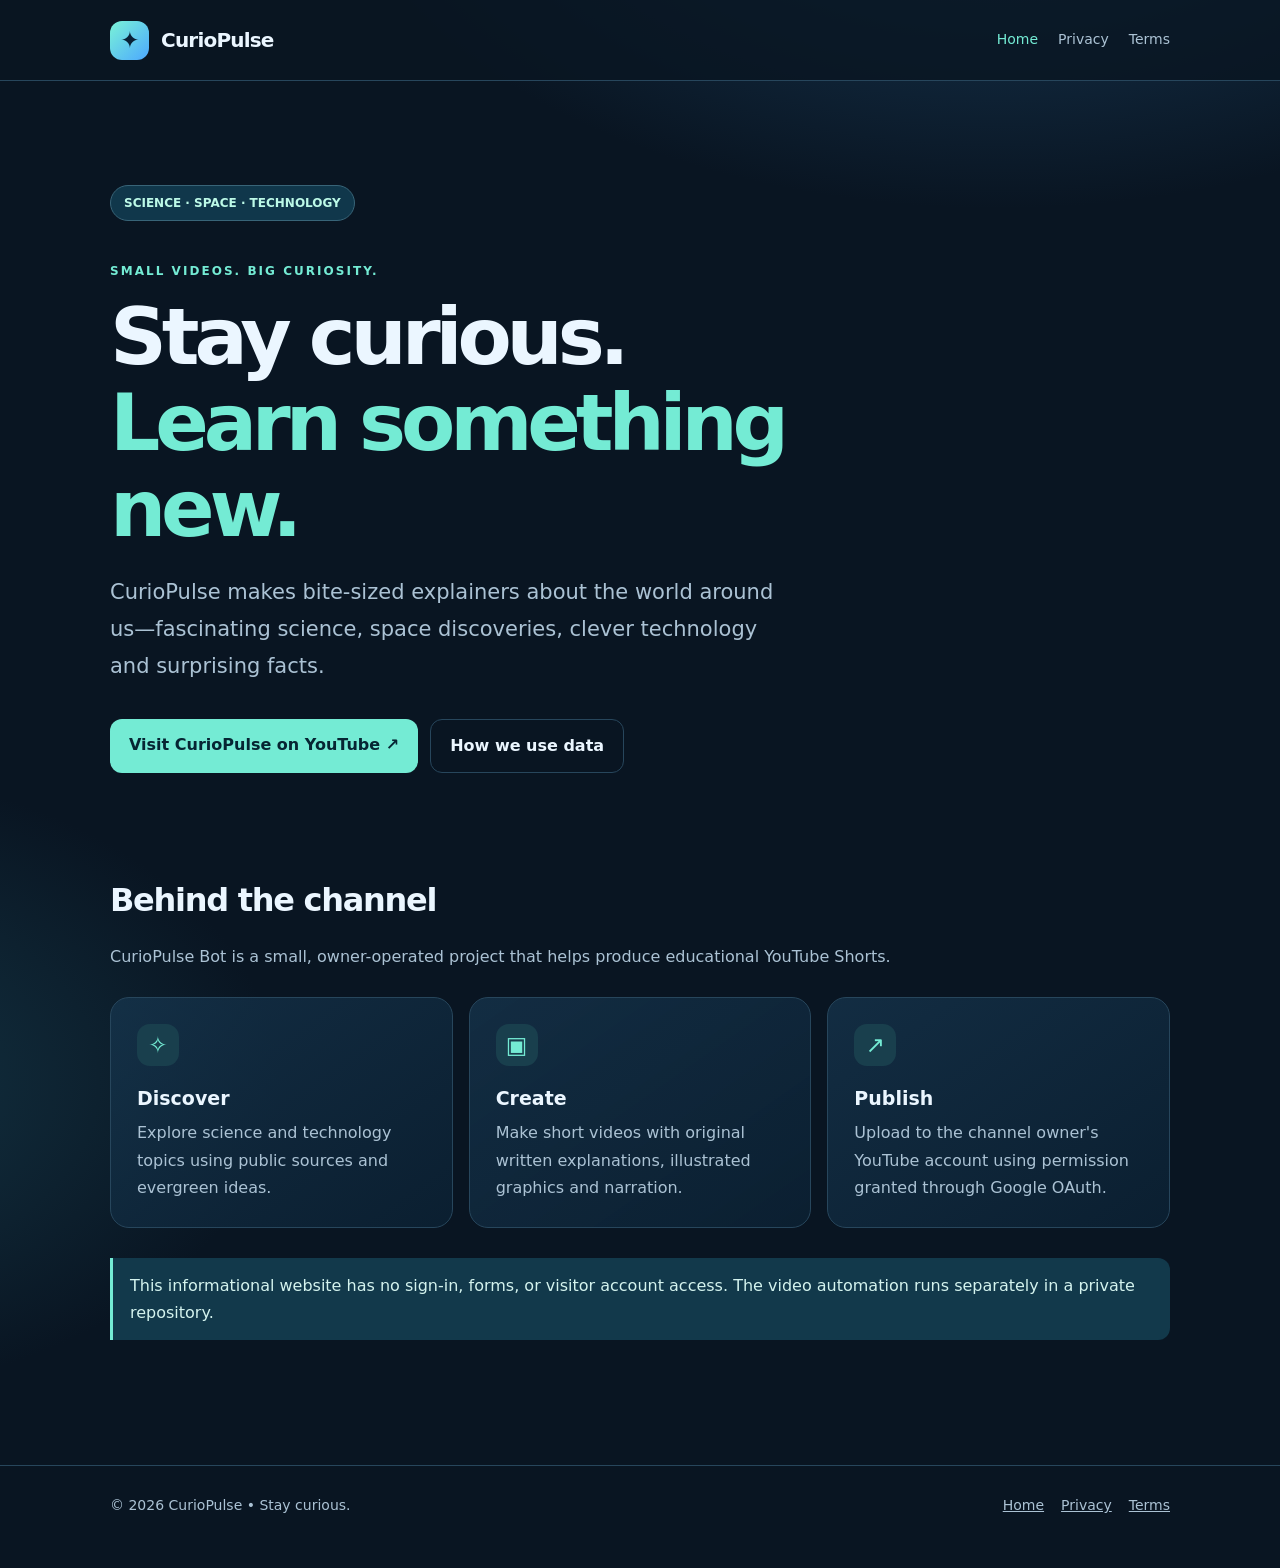
<file: index.html>
<!doctype html>
<html lang="en">
<head>
<meta charset="utf-8">
<meta name="viewport" content="width=device-width, initial-scale=1">
<meta name="description" content="CurioPulse: short science, space and technology videos made with creative automation.">
<title>Stay curious — CurioPulse</title>
<link rel="stylesheet" href="styles.css">
</head>
<body>
<header class="top"><div class="wrap nav"><a class="brand" href="index.html"><span class="mark">✦</span> CurioPulse</a><nav aria-label="Main"><a aria-current="page" href="index.html">Home</a><a  href="privacy.html">Privacy</a><a  href="terms.html">Terms</a></nav></div></header>

<main>
<section class="hero wrap">
<div class="tag">SCIENCE · SPACE · TECHNOLOGY</div>
<p class="eyebrow">Small videos. Big curiosity.</p>
<h1>Stay curious.<br><span>Learn something new.</span></h1>
<p class="lead">CurioPulse makes bite-sized explainers about the world around us—fascinating science, space discoveries, clever technology and surprising facts.</p>
<div class="buttons"><a class="btn" href="https://www.youtube.com/@CurioPulse-n3m">Visit CurioPulse on YouTube ↗</a><a class="btn ghost" href="privacy.html">How we use data</a></div>
</section>
<section class="wrap section">
<h2>Behind the channel</h2><p class="muted">CurioPulse Bot is a small, owner-operated project that helps produce educational YouTube Shorts.</p>
<div class="cards">
<article class="card"><div class="glyph">✧</div><h3>Discover</h3><p>Explore science and technology topics using public sources and evergreen ideas.</p></article>
<article class="card"><div class="glyph">▣</div><h3>Create</h3><p>Make short videos with original written explanations, illustrated graphics and narration.</p></article>
<article class="card"><div class="glyph">↗</div><h3>Publish</h3><p>Upload to the channel owner's YouTube account using permission granted through Google OAuth.</p></article>
</div>
<div class="notice">This informational website has no sign-in, forms, or visitor account access. The video automation runs separately in a private repository.</div>
</section>
</main>
<footer><div class="wrap foot"><span>© 2026 CurioPulse • Stay curious.</span><span><a href="index.html">Home</a><a href="privacy.html">Privacy</a><a href="terms.html">Terms</a></span></div></footer>
</body>
</html>
</file>
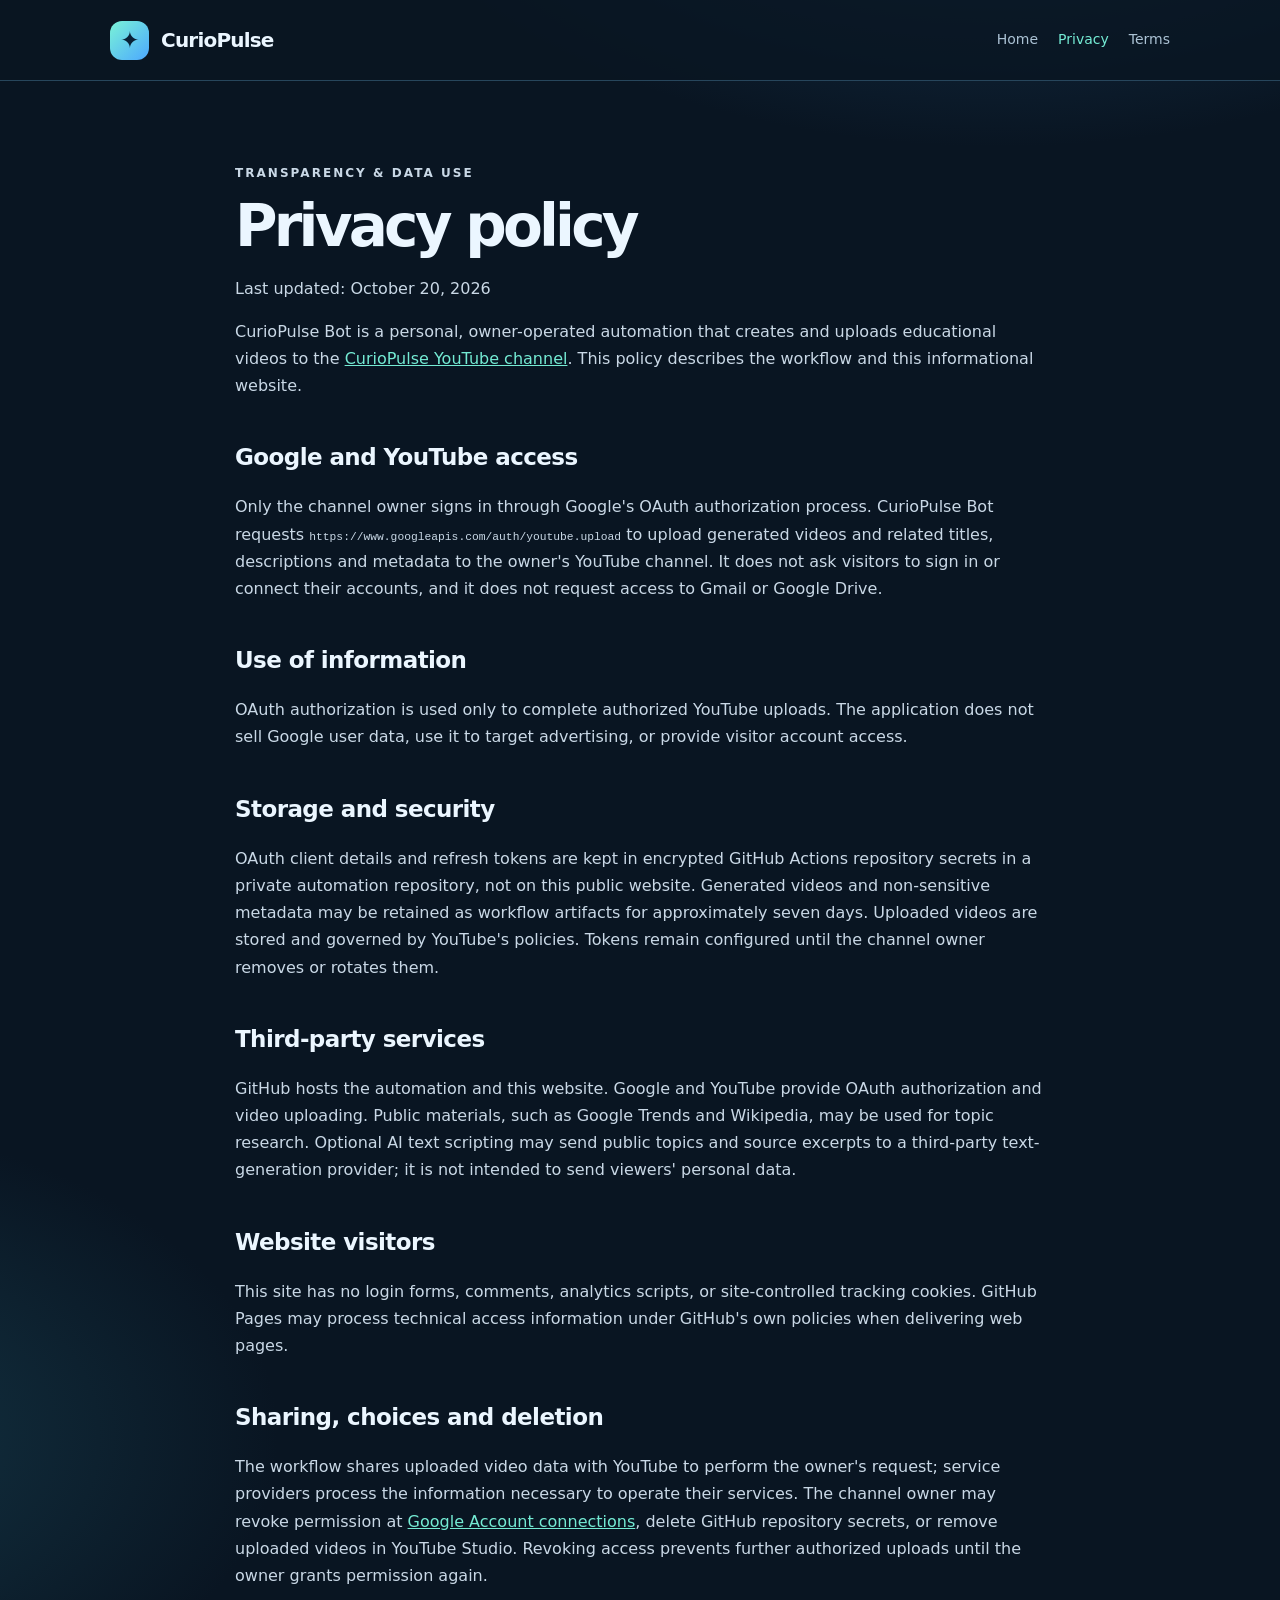
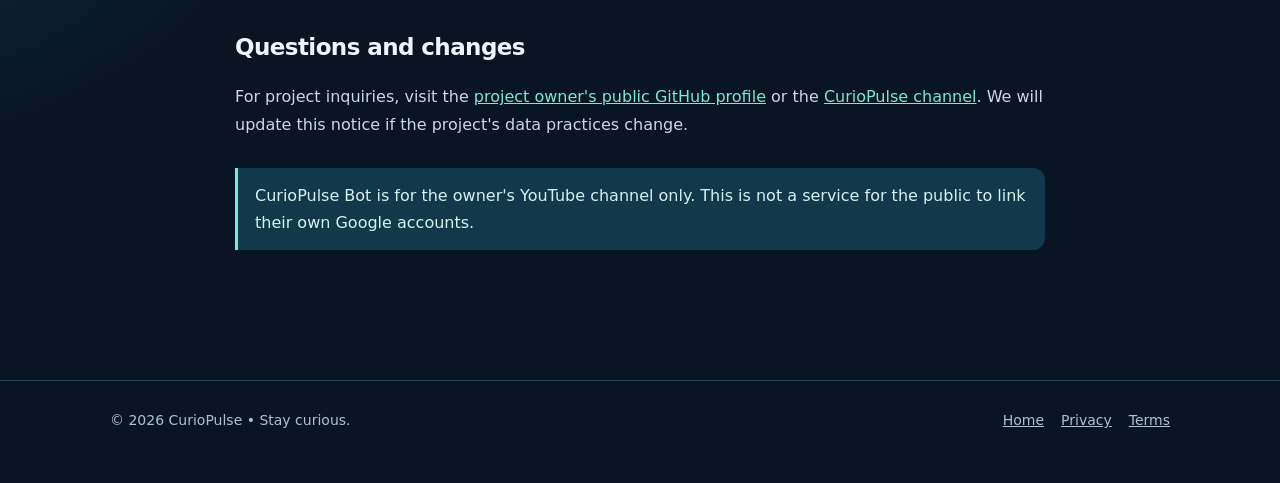
<file: privacy.html>
<!doctype html>
<html lang="en">
<head>
<meta charset="utf-8">
<meta name="viewport" content="width=device-width, initial-scale=1">
<meta name="description" content="How CurioPulse Bot uses Google and YouTube permissions and handles information.">
<title>Privacy policy — CurioPulse</title>
<link rel="stylesheet" href="styles.css">
</head>
<body>
<header class="top"><div class="wrap nav"><a class="brand" href="index.html"><span class="mark">✦</span> CurioPulse</a><nav aria-label="Main"><a  href="index.html">Home</a><a aria-current="page" href="privacy.html">Privacy</a><a  href="terms.html">Terms</a></nav></div></header>

<main class="wrap prose">
<p class="eyebrow">TRANSPARENCY &amp; DATA USE</p><h1>Privacy policy</h1><p class="muted">Last updated: October 20, 2026</p>
<p>CurioPulse Bot is a personal, owner-operated automation that creates and uploads educational videos to the <a href="https://www.youtube.com/@CurioPulse-n3m">CurioPulse YouTube channel</a>. This policy describes the workflow and this informational website.</p>
<h2>Google and YouTube access</h2><p>Only the channel owner signs in through Google's OAuth authorization process. CurioPulse Bot requests <code>https://www.googleapis.com/auth/youtube.upload</code> to upload generated videos and related titles, descriptions and metadata to the owner's YouTube channel. It does not ask visitors to sign in or connect their accounts, and it does not request access to Gmail or Google Drive.</p>
<h2>Use of information</h2><p>OAuth authorization is used only to complete authorized YouTube uploads. The application does not sell Google user data, use it to target advertising, or provide visitor account access.</p>
<h2>Storage and security</h2><p>OAuth client details and refresh tokens are kept in encrypted GitHub Actions repository secrets in a private automation repository, not on this public website. Generated videos and non-sensitive metadata may be retained as workflow artifacts for approximately seven days. Uploaded videos are stored and governed by YouTube's policies. Tokens remain configured until the channel owner removes or rotates them.</p>
<h2>Third-party services</h2><p>GitHub hosts the automation and this website. Google and YouTube provide OAuth authorization and video uploading. Public materials, such as Google Trends and Wikipedia, may be used for topic research. Optional AI text scripting may send public topics and source excerpts to a third-party text-generation provider; it is not intended to send viewers' personal data.</p>
<h2>Website visitors</h2><p>This site has no login forms, comments, analytics scripts, or site-controlled tracking cookies. GitHub Pages may process technical access information under GitHub's own policies when delivering web pages.</p>
<h2>Sharing, choices and deletion</h2><p>The workflow shares uploaded video data with YouTube to perform the owner's request; service providers process the information necessary to operate their services. The channel owner may revoke permission at <a href="https://myaccount.google.com/permissions">Google Account connections</a>, delete GitHub repository secrets, or remove uploaded videos in YouTube Studio. Revoking access prevents further authorized uploads until the owner grants permission again.</p>
<h2>Questions and changes</h2><p>For project inquiries, visit the <a href="https://github.com/scarlettelena2">project owner's public GitHub profile</a> or the <a href="https://www.youtube.com/@CurioPulse-n3m">CurioPulse channel</a>. We will update this notice if the project's data practices change.</p>
<div class="notice">CurioPulse Bot is for the owner's YouTube channel only. This is not a service for the public to link their own Google accounts.</div>
</main>
<footer><div class="wrap foot"><span>© 2026 CurioPulse • Stay curious.</span><span><a href="index.html">Home</a><a href="privacy.html">Privacy</a><a href="terms.html">Terms</a></span></div></footer>
</body>
</html>
</file>
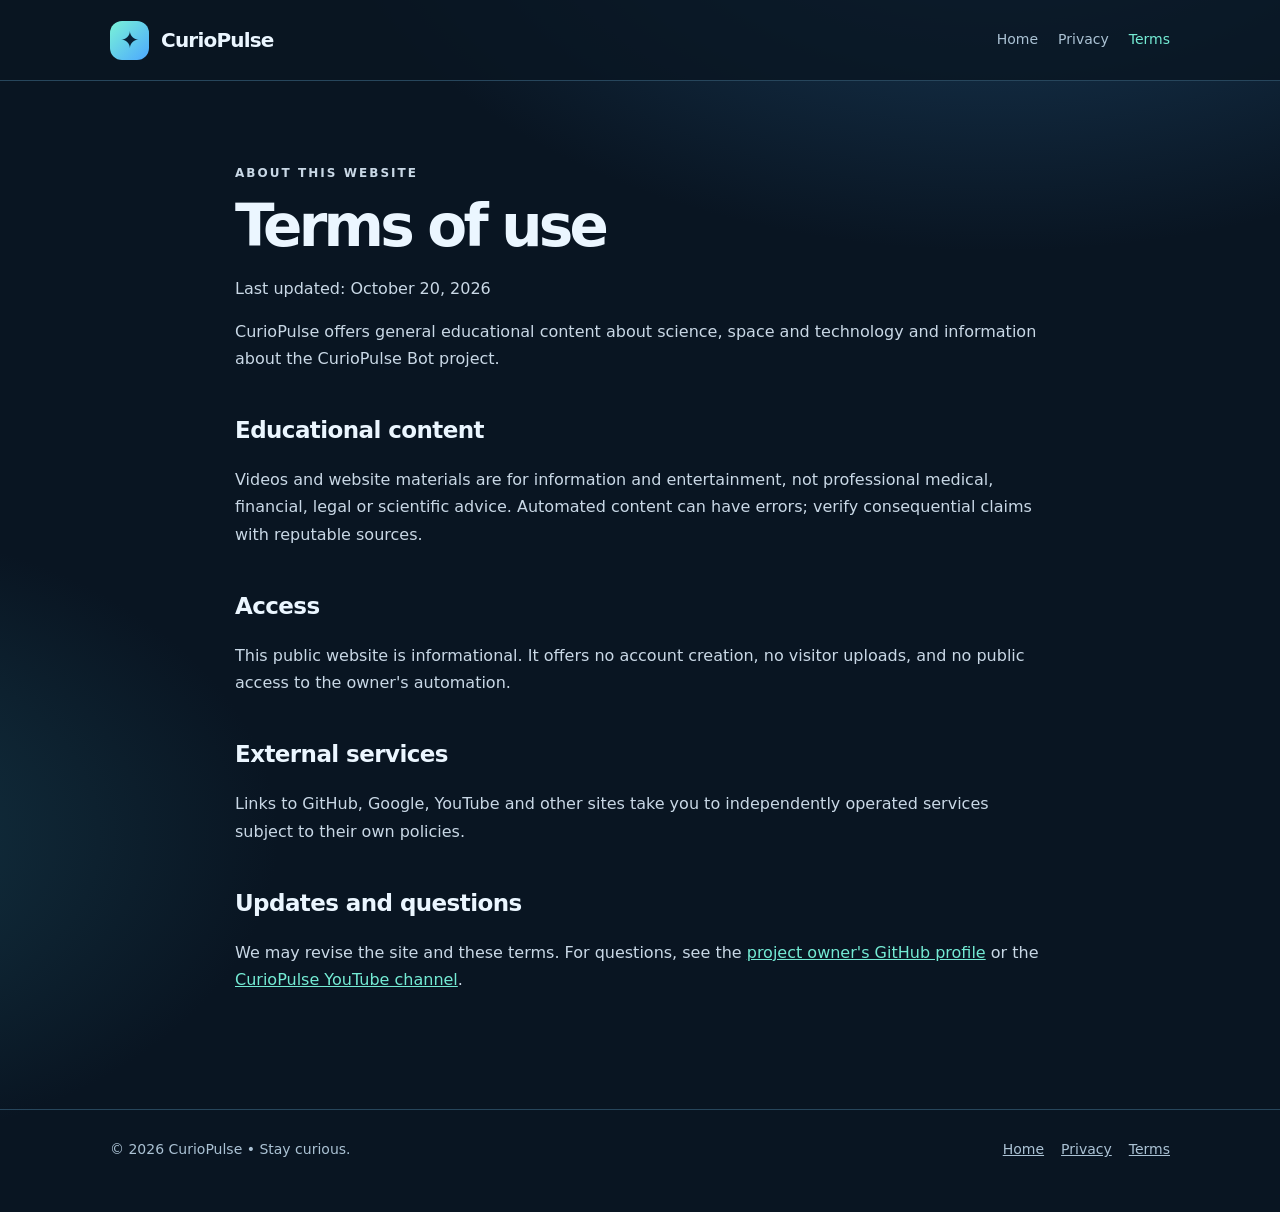
<file: terms.html>
<!doctype html>
<html lang="en">
<head>
<meta charset="utf-8">
<meta name="viewport" content="width=device-width, initial-scale=1">
<meta name="description" content="Terms for the CurioPulse public informational website.">
<title>Terms of use — CurioPulse</title>
<link rel="stylesheet" href="styles.css">
</head>
<body>
<header class="top"><div class="wrap nav"><a class="brand" href="index.html"><span class="mark">✦</span> CurioPulse</a><nav aria-label="Main"><a  href="index.html">Home</a><a  href="privacy.html">Privacy</a><a aria-current="page" href="terms.html">Terms</a></nav></div></header>

<main class="wrap prose">
<p class="eyebrow">ABOUT THIS WEBSITE</p><h1>Terms of use</h1><p class="muted">Last updated: October 20, 2026</p>
<p>CurioPulse offers general educational content about science, space and technology and information about the CurioPulse Bot project.</p>
<h2>Educational content</h2><p>Videos and website materials are for information and entertainment, not professional medical, financial, legal or scientific advice. Automated content can have errors; verify consequential claims with reputable sources.</p>
<h2>Access</h2><p>This public website is informational. It offers no account creation, no visitor uploads, and no public access to the owner's automation.</p>
<h2>External services</h2><p>Links to GitHub, Google, YouTube and other sites take you to independently operated services subject to their own policies.</p>
<h2>Updates and questions</h2><p>We may revise the site and these terms. For questions, see the <a href="https://github.com/scarlettelena2">project owner's GitHub profile</a> or the <a href="https://www.youtube.com/@CurioPulse-n3m">CurioPulse YouTube channel</a>.</p>
</main>
<footer><div class="wrap foot"><span>© 2026 CurioPulse • Stay curious.</span><span><a href="index.html">Home</a><a href="privacy.html">Privacy</a><a href="terms.html">Terms</a></span></div></footer>
</body>
</html>
</file>
<file: styles.css>
:root{color-scheme:dark;--ink:#ebf6ff;--muted:#abc2d4;--line:#27465c;--teal:#74ebd4;--bg:#091522;--panel:#112b40;--max:1060px}
*{box-sizing:border-box}
html{scroll-behavior:smooth}
body{margin:0;font-family:system-ui,-apple-system,"Segoe UI",Roboto,Arial,sans-serif;color:var(--ink);background:radial-gradient(68rem 40rem at 78% -12%,#1b4060 0%,transparent 62%),radial-gradient(50rem 32rem at -17% 69%,#143646 0%,transparent 62%),var(--bg);line-height:1.7}
a{color:var(--teal)}a:hover{color:white}a:focus-visible{outline:2px solid var(--teal);outline-offset:4px}
.wrap{width:min(calc(100% - 40px),var(--max));margin:auto}
.top{border-bottom:1px solid var(--line);background:#091522cf}
.nav{min-height:80px;display:flex;align-items:center;justify-content:space-between;gap:18px}
.brand{font-weight:800;font-size:20px;letter-spacing:-.04em;display:flex;align-items:center;gap:12px;color:var(--ink);text-decoration:none}
.mark{display:inline-grid;place-items:center;width:39px;height:39px;border-radius:12px;background:linear-gradient(135deg,#7af3d7,#4ca8ff);color:#092035;font-weight:900;font-size:23px}
nav{display:flex;gap:20px;flex-wrap:wrap}nav a{text-decoration:none;color:var(--muted);font-size:14px}nav a[aria-current=page],nav a:hover{color:var(--teal)}
.hero{padding:104px 0 100px}
.tag{display:inline-block;background:#10374b;border:1px solid #386478;border-radius:999px;color:#bcf9e7;padding:7px 13px;font-size:12px;font-weight:750;margin-bottom:28px}
.eyebrow{color:var(--teal);font-size:12px;font-weight:800;letter-spacing:.17em;text-transform:uppercase}
h1{font-size:clamp(42px,8vw,79px);line-height:1.09;letter-spacing:-.065em;margin:12px 0 22px;max-width:850px}
h1 span{color:var(--teal)}.lead{font-size:clamp(18px,2.2vw,21px);max-width:680px;color:var(--muted);line-height:1.75}
.buttons{display:flex;flex-wrap:wrap;gap:12px;margin-top:35px}
.btn{display:inline-block;padding:12px 19px;background:var(--teal);color:#062533;border-radius:12px;font-weight:800;text-decoration:none}
.btn:hover{background:#fff;color:#062533}.btn.ghost{background:transparent;color:var(--ink);border:1px solid var(--line)}.btn.ghost:hover{background:var(--panel)}
.section{padding:0 0 95px}.section h2{font-size:32px;letter-spacing:-.04em;margin:0 0 7px}.muted{color:var(--muted)}
.cards{display:grid;grid-template-columns:repeat(3,minmax(0,1fr));gap:16px;margin:27px 0}
.card{border:1px solid var(--line);border-radius:19px;background:linear-gradient(145deg,#173852ac,#0b2032e8);padding:26px}
.glyph{display:grid;place-items:center;width:42px;height:42px;background:#193f4d;color:var(--teal);border-radius:13px;font-size:23px}
.card h3{margin:16px 0 5px;font-size:19px}.card p{margin:0;color:var(--muted)}
.notice{padding:14px 17px;background:#12394b;border-left:3px solid var(--teal);border-radius:0 12px 12px 0;color:#d4f3ee;margin:30px 0}
.prose{max-width:810px;padding-top:70px;padding-bottom:100px}.prose h1{font-size:clamp(39px,6vw,58px);margin:6px 0 14px}.prose h2{font-size:23px;letter-spacing:-.025em;margin:39px 0 9px}
.prose p{color:#c9d8e6}.prose code{overflow-wrap:anywhere;font-size:.87em}
footer{border-top:1px solid var(--line);padding:28px 0 50px;color:var(--muted);font-size:14px}
.foot{display:flex;justify-content:space-between;flex-wrap:wrap;gap:12px}.foot a{margin-left:17px;color:var(--muted)}
@media(max-width:650px){.nav{align-items:flex-start;flex-direction:column;padding:18px 0}.hero{padding:66px 0 75px}.cards{grid-template-columns:1fr}.prose{padding-top:48px}.foot a{margin-left:0;margin-right:15px}}
</file>
